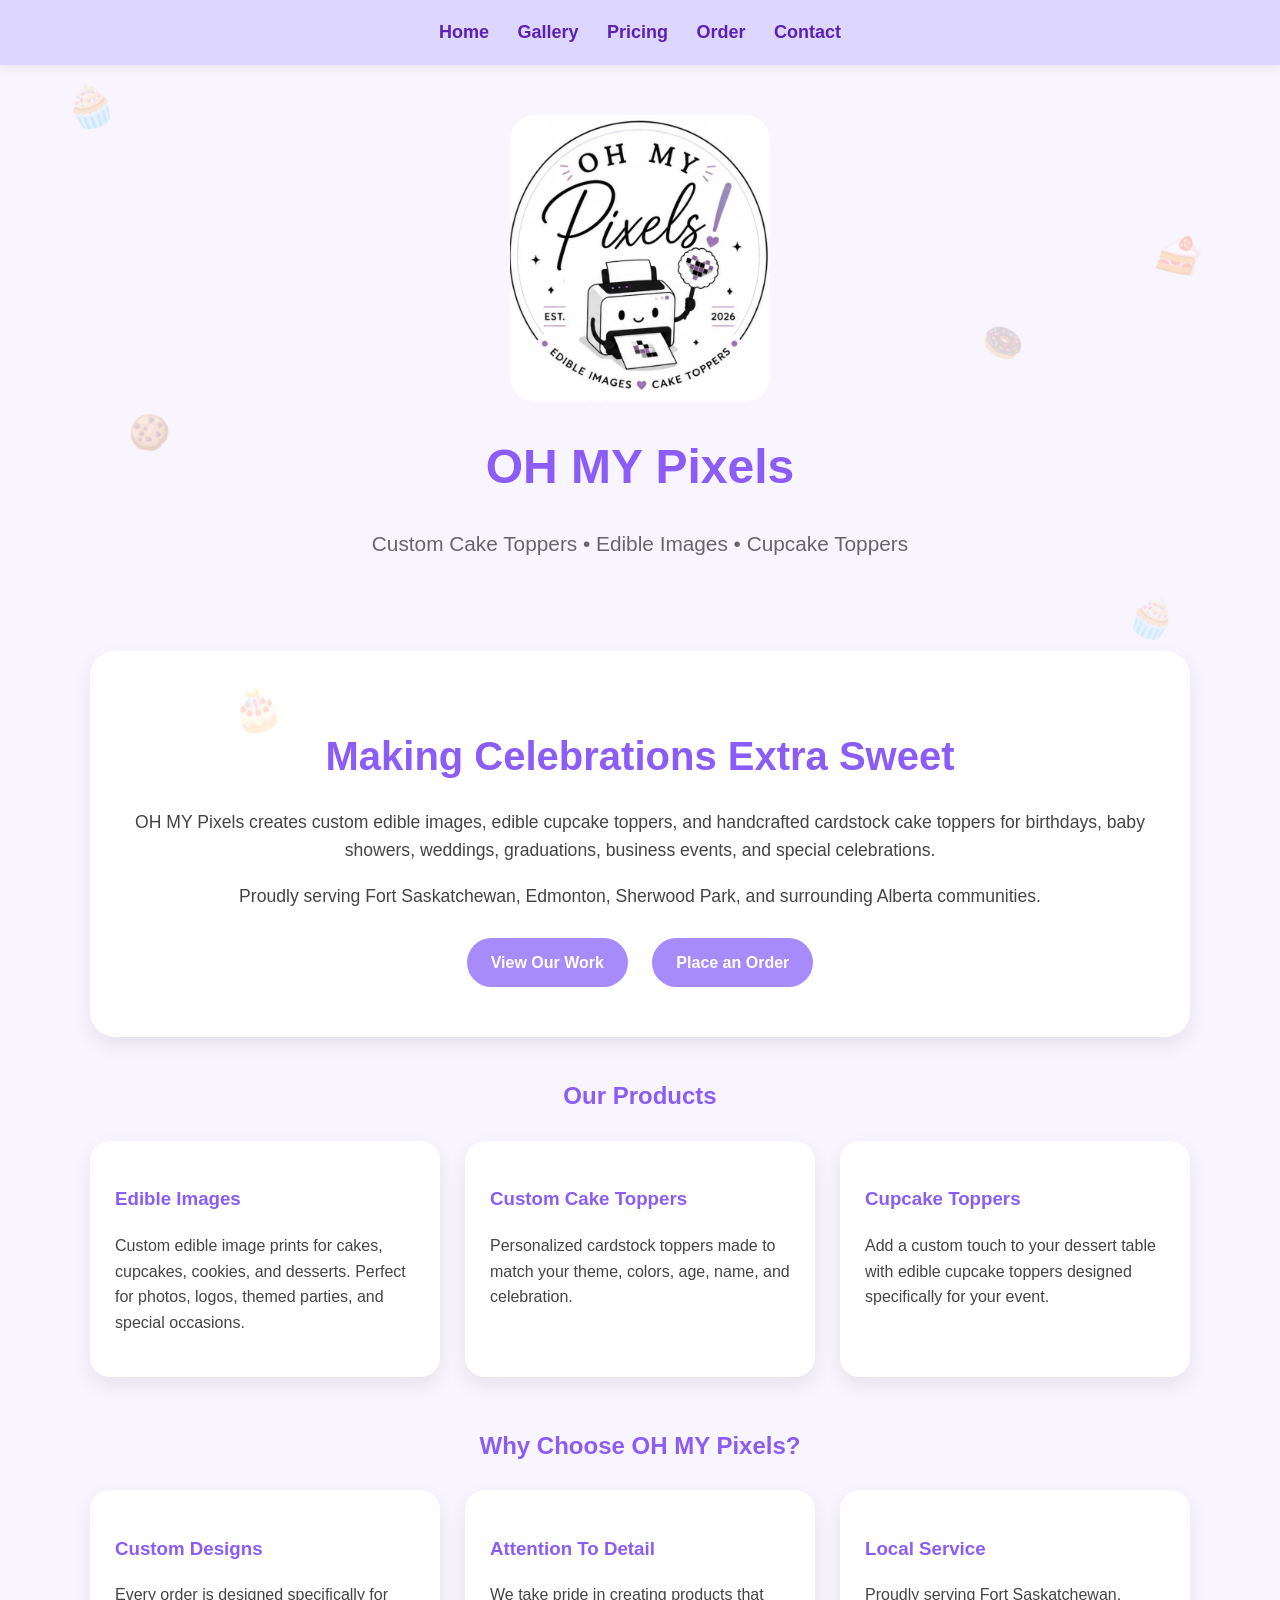
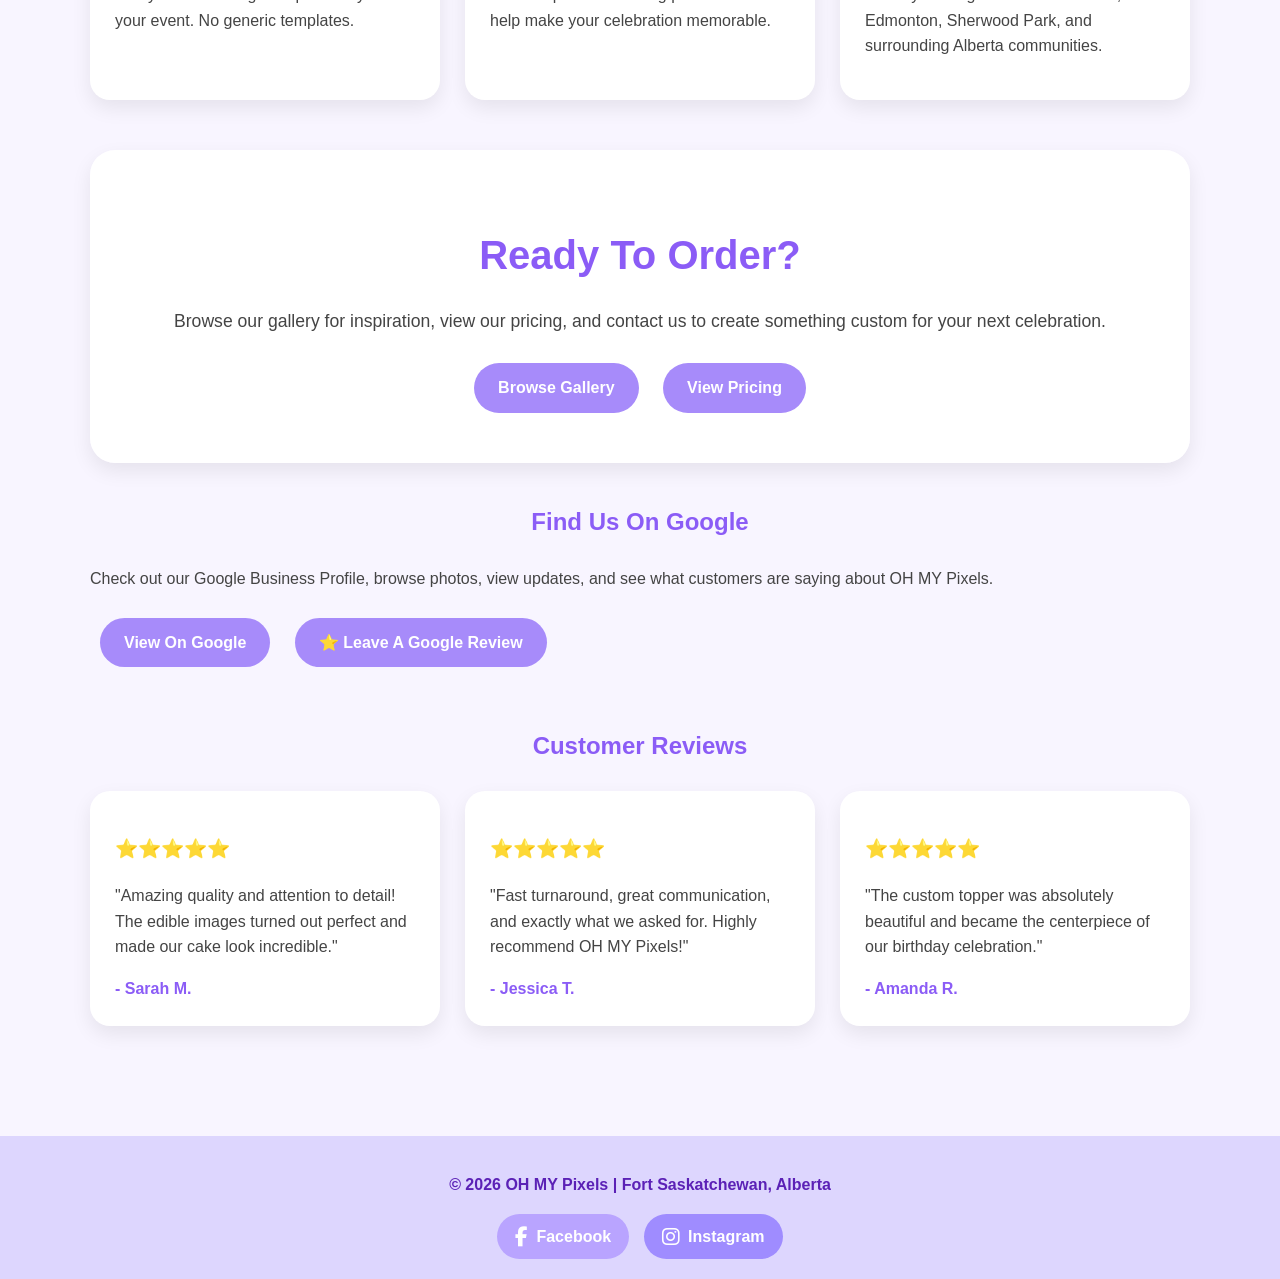
<file: index.html>
<!DOCTYPE html>
<html lang="en">
<head>
    <meta charset="UTF-8">
    <meta name="viewport" content="width=device-width, initial-scale=1.0">

    <title>OH MY Pixels | Custom Cake Toppers & Edible Images Fort Saskatchewan</title>

    <meta name="description" content="Custom cake toppers, edible images, edible cupcake toppers, and personalized party decorations in Fort Saskatchewan, Sherwood Park, Edmonton, and surrounding Alberta communities. Custom designs for birthdays, weddings, baby showers, graduations, and special events.">

    <meta name="keywords" content="custom cake toppers, edible images, cupcake toppers, edible cupcake toppers, cake decorations, Fort Saskatchewan, Sherwood Park, Edmonton, Alberta, personalized cake toppers, birthday cake toppers">

    <meta property="og:title" content="OH MY Pixels | Custom Cake Toppers & Edible Images">
    <meta property="og:description" content="Custom edible images, cake toppers, cupcake toppers and personalized party decorations.">
    <meta property="og:type" content="website">
    <meta property="og:url" content="https://ohmypixels.ca">
    <meta property="og:image" content="https://ohmypixels.ca/images/logo/Logo.jpg">

    <link rel="canonical" href="https://ohmypixels.ca">

    <link rel="stylesheet" href="style.css">
    <link rel="stylesheet" href="https://cdnjs.cloudflare.com/ajax/libs/font-awesome/6.5.2/css/all.min.css">

    <link rel="icon" type="image/jpeg" href="images/logo/Logo.jpg">
    <link rel="icon" type="image/png" href="favicon.png">
</head>

<body>

<nav>
    <a href="index.html">Home</a>
    <a href="gallery.html">Gallery</a>
    <a href="pricing.html">Pricing</a>
    <a href="order.html">Order</a>
    <a href="contact.html">Contact</a>
</nav>

<header>
    <img src="images/logo/Logo.jpg" alt="OH MY Pixels Logo" class="logo">

    <h1>OH MY Pixels</h1>

    <p>Custom Cake Toppers • Edible Images • Cupcake Toppers</p>
</header>

<div class="container">

    <section class="hero">

        <h2>Making Celebrations Extra Sweet</h2>

        <p>
            OH MY Pixels creates custom edible images, edible cupcake toppers,
            and handcrafted cardstock cake toppers for birthdays, baby showers,
            weddings, graduations, business events, and special celebrations.
        </p>

        <p style="margin-top:15px;">
            Proudly serving Fort Saskatchewan, Edmonton, Sherwood Park,
            and surrounding Alberta communities.
        </p>

        <a href="gallery.html" class="button">View Our Work</a>

        <a href="order.html" class="button">Place an Order</a>

    </section>

    <section>

        <h2>Our Products</h2>

        <div class="card-grid">

            <div class="card">
                <h3>Edible Images</h3>

                <p>
                    Custom edible image prints for cakes, cupcakes,
                    cookies, and desserts. Perfect for photos,
                    logos, themed parties, and special occasions.
                </p>
            </div>

            <div class="card">
                <h3>Custom Cake Toppers</h3>

                <p>
                    Personalized cardstock toppers made to match
                    your theme, colors, age, name, and celebration.
                </p>
            </div>

            <div class="card">
                <h3>Cupcake Toppers</h3>

                <p>
                    Add a custom touch to your dessert table with
                    edible cupcake toppers designed specifically
                    for your event.
                </p>
            </div>

        </div>

    </section>

    <section>

        <h2>Why Choose OH MY Pixels?</h2>

        <div class="card-grid">

            <div class="card">
                <h3>Custom Designs</h3>
                <p>
                    Every order is designed specifically for your event.
                    No generic templates.
                </p>
            </div>

            <div class="card">
                <h3>Attention To Detail</h3>
                <p>
                    We take pride in creating products that help make
                    your celebration memorable.
                </p>
            </div>

            <div class="card">
                <h3>Local Service</h3>
                <p>
                    Proudly serving Fort Saskatchewan, Edmonton,
                    Sherwood Park, and surrounding Alberta communities.
                </p>
            </div>

        </div>

    </section>

    <section class="hero">

        <h2>Ready To Order?</h2>

        <p>
            Browse our gallery for inspiration, view our pricing,
            and contact us to create something custom for your next celebration.
        </p>

        <a href="gallery.html" class="button">Browse Gallery</a>

        <a href="pricing.html" class="button">View Pricing</a>

    </section>
<section>

    <h2>Find Us On Google</h2>

    <p>
        Check out our Google Business Profile, browse photos,
        view updates, and see what customers are saying about
        OH MY Pixels.
    </p>

    <a href="https://share.google/Lr3esgjoRvDxlfrbI"
       target="_blank"
       class="button">
        View On Google
    </a>

    <a href="https://g.page/r/CYWaF7vpgBt-EAI/review"
       target="_blank"
       class="button">
        ⭐ Leave A Google Review
    </a>

</section>

    <section>

        <h2>Customer Reviews</h2>

        <div class="card-grid">

            <div class="card">
                <h3>⭐⭐⭐⭐⭐</h3>
                <p>
                    "Amazing quality and attention to detail! The edible images
                    turned out perfect and made our cake look incredible."
                </p>
                <strong>- Sarah M.</strong>
            </div>

            <div class="card">
                <h3>⭐⭐⭐⭐⭐</h3>
                <p>
                    "Fast turnaround, great communication, and exactly what we
                    asked for. Highly recommend OH MY Pixels!"
                </p>
                <strong>- Jessica T.</strong>
            </div>

            <div class="card">
                <h3>⭐⭐⭐⭐⭐</h3>
                <p>
                    "The custom topper was absolutely beautiful and became the
                    centerpiece of our birthday celebration."
                </p>
                <strong>- Amanda R.</strong>
            </div>

        </div>

    </section>

</div>

<footer>

    <p>© 2026 OH MY Pixels | Fort Saskatchewan, Alberta</p>

    <div class="social-links">

        <a href="https://www.facebook.com/share/18qKzLaj9M/"
           target="_blank"
           class="facebook-link">

            <i class="fab fa-facebook-f"></i>
            <span>Facebook</span>

        </a>

        <a href="https://www.instagram.com/ohmypixels.ca?igsh=MWthaDJpNGJtOWVhNw=="
           target="_blank"
           class="instagram-link">

            <i class="fab fa-instagram"></i>
            <span>Instagram</span>

        </a>

    </div>

</footer>

</body>
</html>
</file>
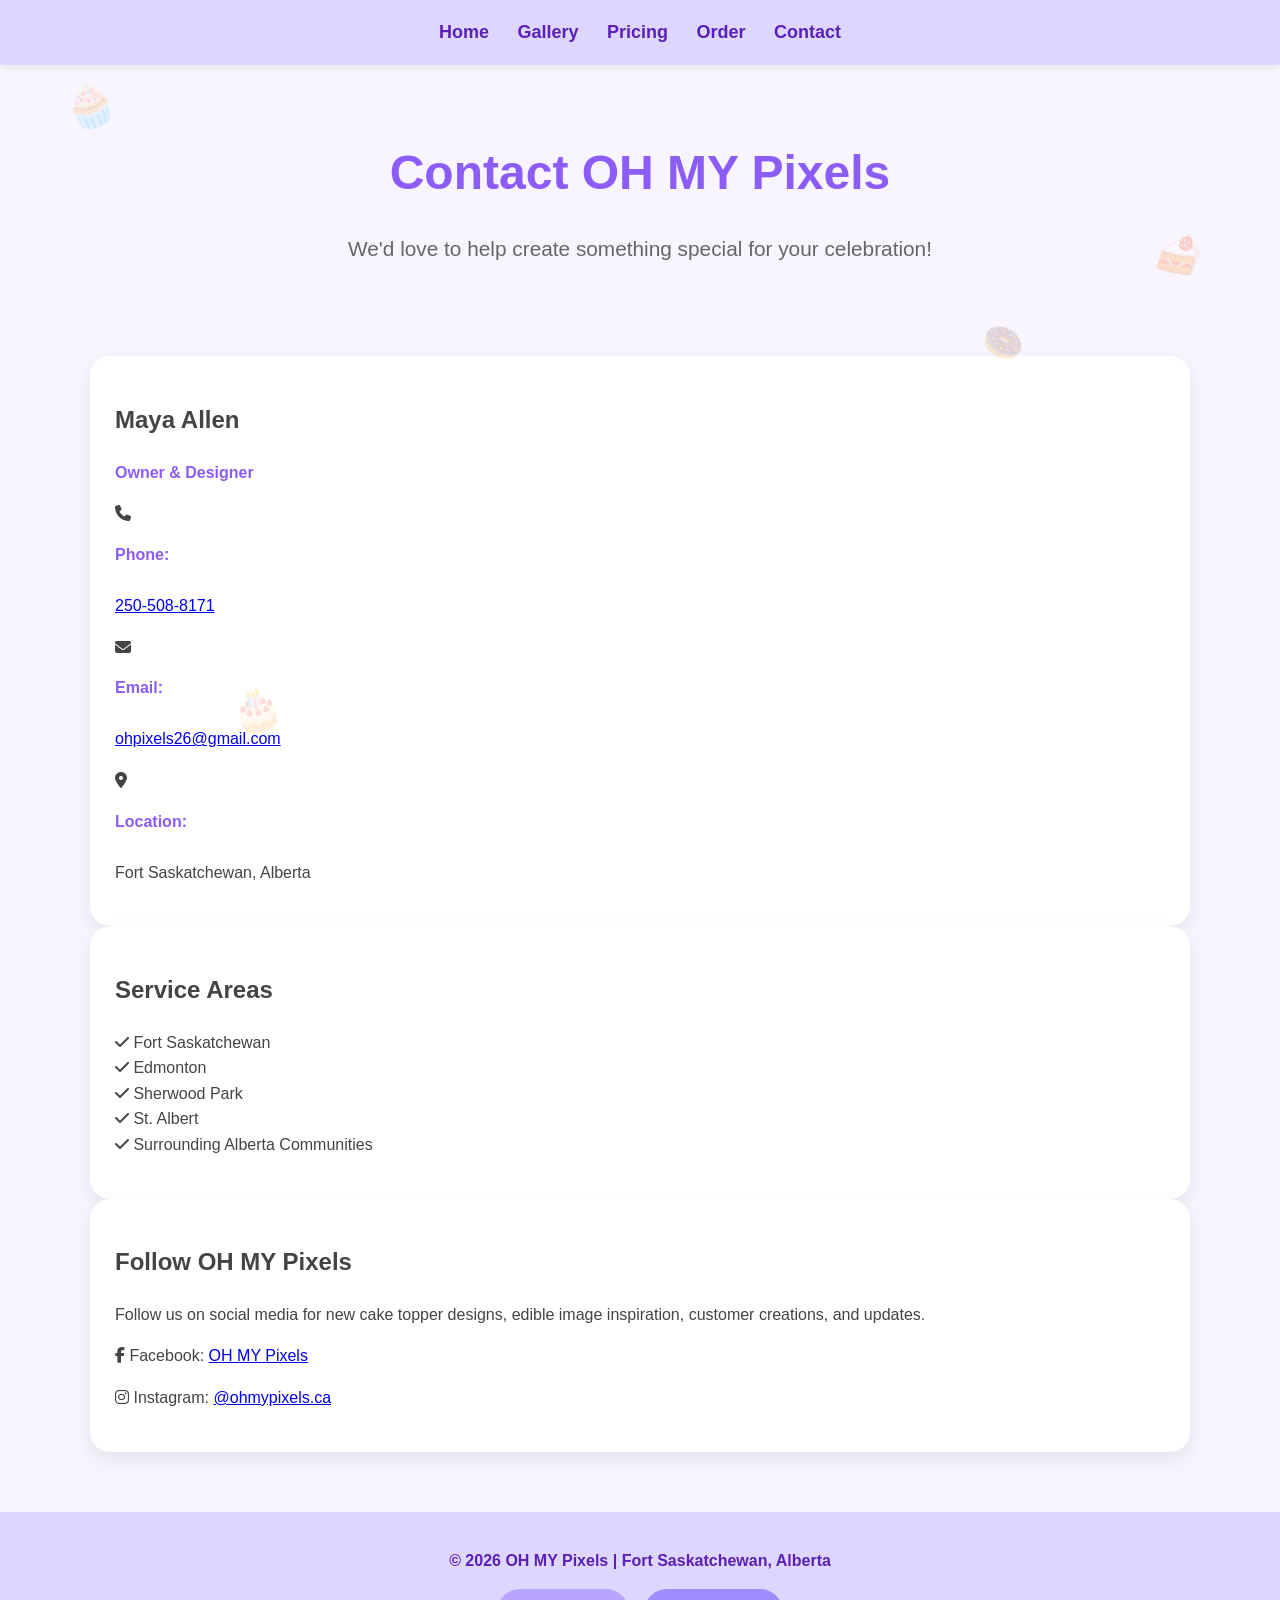
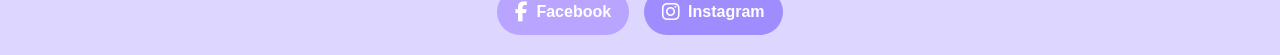
<file: contact.html>
<!DOCTYPE html>
<html lang="en">
<head>
    <meta charset="UTF-8">
    <meta name="viewport" content="width=device-width, initial-scale=1.0">

    <title>Contact - OH MY Pixels</title>

    <link rel="stylesheet" href="style.css">
    <link rel="stylesheet" href="https://cdnjs.cloudflare.com/ajax/libs/font-awesome/6.5.2/css/all.min.css">
    <link rel="icon" type="image/jpeg" href="images/logo/Logo.jpg">
    <link rel="icon" type="image/png" href="favicon.png">    
</head>
<body>

<nav>
    <a href="index.html">Home</a>
    <a href="gallery.html">Gallery</a>
    <a href="pricing.html">Pricing</a>
    <a href="order.html">Order</a>
    <a href="contact.html">Contact</a>
</nav>

<header>
    <h1>Contact OH MY Pixels</h1>
    <p>We'd love to help create something special for your celebration!</p>
</header>

<div class="container">

    <div class="card">
        <h2>Maya Allen</h2>
        <p><strong>Owner & Designer</strong></p>

        <p>
            <i class="fas fa-phone"></i>
            <strong>Phone:</strong><br>
            <a href="tel:2505088171">250-508-8171</a>
        </p>

        <p>
            <i class="fas fa-envelope"></i>
            <strong>Email:</strong><br>
            <a href="mailto:ohpixels26@gmail.com">ohpixels26@gmail.com</a>
        </p>

        <p>
            <i class="fas fa-location-dot"></i>
            <strong>Location:</strong><br>
            Fort Saskatchewan, Alberta
        </p>
    </div>

    <div class="card">
        <h2>Service Areas</h2>

        <ul style="list-style:none; padding:0;">
            <li><i class="fas fa-check"></i> Fort Saskatchewan</li>
            <li><i class="fas fa-check"></i> Edmonton</li>
            <li><i class="fas fa-check"></i> Sherwood Park</li>
            <li><i class="fas fa-check"></i> St. Albert</li>
            <li><i class="fas fa-check"></i> Surrounding Alberta Communities</li>
        </ul>
    </div>

    <div class="card">
        <h2>Follow OH MY Pixels</h2>

        <p>
            Follow us on social media for new cake topper designs,
            edible image inspiration, customer creations, and updates.
        </p>

        <p>
            <i class="fab fa-facebook-f"></i>
            Facebook:
            <a href="https://www.facebook.com/share/18qKzLaj9M/" target="_blank">OH MY Pixels</a>
        </p>

        <p>
            <i class="fab fa-instagram"></i>
            Instagram:
            <a href="https://www.instagram.com/ohmypixels.ca?igsh=MWthaDJpNGJtOWVhNw==" target="_blank">@ohmypixels.ca</a>
        </p>
    </div>

</div>

<footer>

    <p>© 2026 OH MY Pixels | Fort Saskatchewan, Alberta</p>

    <div class="social-links">

        <a href="https://www.facebook.com/share/18qKzLaj9M/" target="_blank" class="facebook-link">
            <i class="fab fa-facebook-f"></i>
            <span>Facebook</span>
        </a>

        <a href="https://www.instagram.com/ohmypixels.ca?igsh=MWthaDJpNGJtOWVhNw==" target="_blank" class="instagram-link">
            <i class="fab fa-instagram"></i>
            <span>Instagram</span>
        </a>

    </div>

</footer>

</body>
</html>
</file>
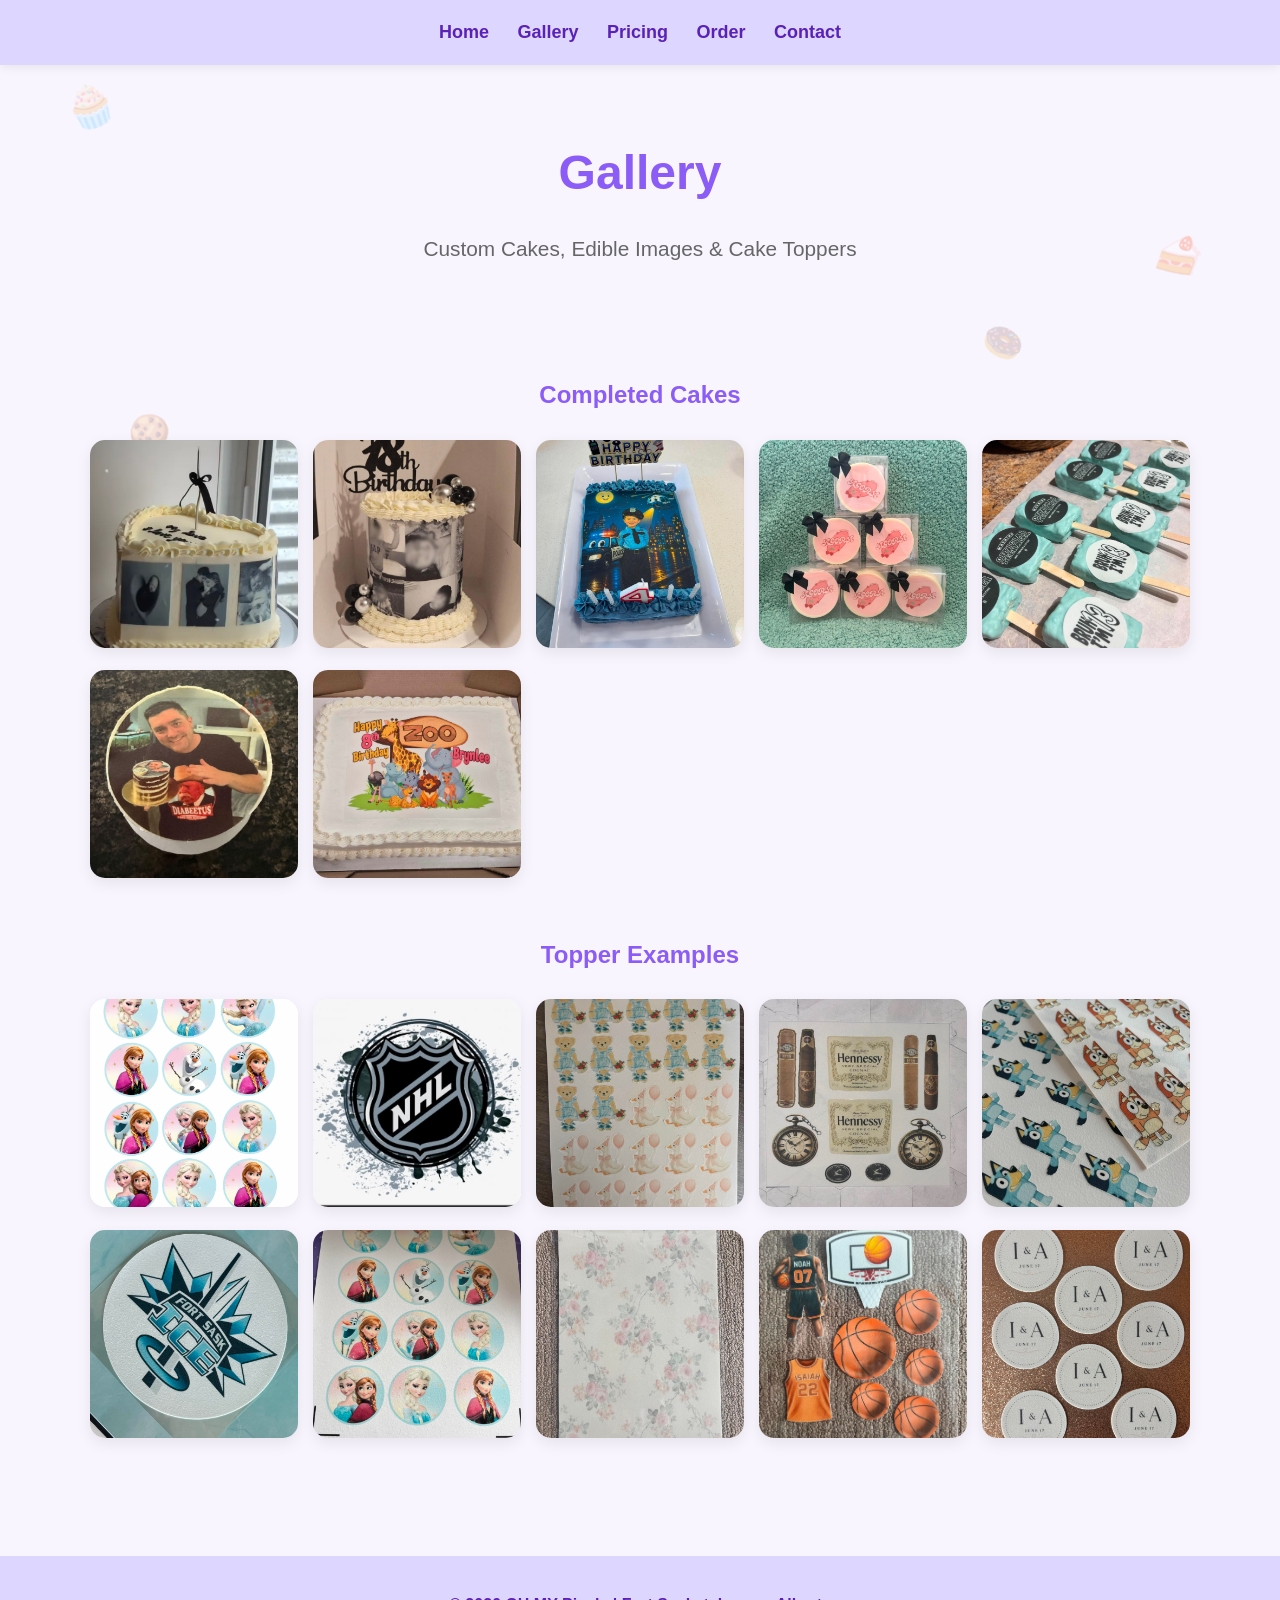
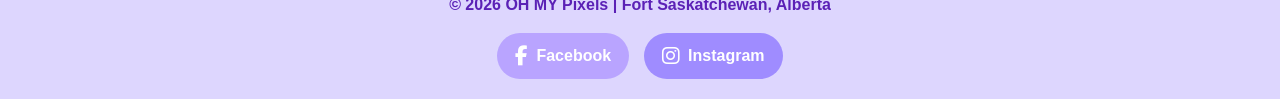
<file: gallery.html>
<!DOCTYPE html>
<html lang="en">
<head>
    <meta charset="UTF-8">
    <meta name="viewport" content="width=device-width, initial-scale=1.0">
    <title>Gallery | OH MY Pixels</title>
    <link rel="stylesheet" href="style.css">
<link rel="stylesheet" href="https://cdnjs.cloudflare.com/ajax/libs/font-awesome/6.5.2/css/all.min.css">
<link rel="icon" type="image/jpeg" href="images/logo/Logo.jpg">
<link rel="icon" type="image/png" href="favicon.png">
</head>
<body>

<nav>
    <a href="index.html">Home</a>
    <a href="gallery.html">Gallery</a>
    <a href="pricing.html">Pricing</a>
    <a href="order.html">Order</a>
    <a href="contact.html">Contact</a>
</nav>

<header>
    <h1>Gallery</h1>
    <p>Custom Cakes, Edible Images & Cake Toppers</p>
</header>

<div class="container">

    <section>
        <h2>Completed Cakes</h2>

        <div class="gallery-grid">

            <a href="images/cakes/Cake1.jpg" target="_blank">
                <img src="images/cakes/Cake1.jpg" alt="Cake 1">
            </a>

            <a href="images/cakes/Cake2.jpeg" target="_blank">
                <img src="images/cakes/Cake2.jpeg" alt="Cake 2">
            </a>

            <a href="images/cakes/Cake3.jpeg" target="_blank">
                <img src="images/cakes/Cake3.jpeg" alt="Cake 3">
            </a>

            <a href="images/cakes/Cake4.jpeg" target="_blank">
                <img src="images/cakes/Cake4.jpeg" alt="Cake 4">
            </a>

            <a href="images/cakes/Cake5.jpeg" target="_blank">
                <img src="images/cakes/Cake5.jpeg" alt="Cake 5">
            </a>

            <a href="images/cakes/Cake6.jpeg" target="_blank">
                <img src="images/cakes/Cake6.jpeg" alt="Cake 6">
            </a>

            <a href="images/cakes/Cake7.jpeg" target="_blank">
                <img src="images/cakes/Cake7.jpeg" alt="Cake 7">
            </a>

        </div>
    </section>

    <section>

        <h2>Topper Examples</h2>

        <div class="gallery-grid">

            <a href="images/toppers/Topper1.jpeg" target="_blank">
                <img src="images/toppers/Topper1.jpeg" alt="Topper 1">
            </a>

            <a href="images/toppers/Topper2.jpeg" target="_blank">
                <img src="images/toppers/Topper2.jpeg" alt="Topper 2">
            </a>

            <a href="images/toppers/Topper3.jpeg" target="_blank">
                <img src="images/toppers/Topper3.jpeg" alt="Topper 3">
            </a>

            <a href="images/toppers/Topper4.jpeg" target="_blank">
                <img src="images/toppers/Topper4.jpeg" alt="Topper 4">
            </a>

            <a href="images/toppers/Topper5.jpeg" target="_blank">
                <img src="images/toppers/Topper5.jpeg" alt="Topper 5">
            </a>

            <a href="images/toppers/Topper6.jpeg" target="_blank">
                <img src="images/toppers/Topper6.jpeg" alt="Topper 6">
            </a>

            <a href="images/toppers/Topper7.jpeg" target="_blank">
                <img src="images/toppers/Topper7.jpeg" alt="Topper 7">
            </a>

            <a href="images/toppers/Topper8.jpeg" target="_blank">
                <img src="images/toppers/Topper8.jpeg" alt="Topper 8">
            </a>

            <a href="images/toppers/Topper9.jpeg" target="_blank">
                <img src="images/toppers/Topper9.jpeg" alt="Topper 9">
            </a>

            <a href="images/toppers/Topper10.jpeg" target="_blank">
                <img src="images/toppers/Topper10.jpeg" alt="Topper 10">
            </a>

        </div>

    </section>

</div>

<footer>

    <p>© 2026 OH MY Pixels | Fort Saskatchewan, Alberta</p>

    <div class="social-links">

        <a href="https://www.facebook.com/share/18qKzLaj9M/"
           target="_blank"
           class="facebook-link">

            <i class="fab fa-facebook-f"></i>
            <span>Facebook</span>

        </a>

        <a href="https://www.instagram.com/ohmypixels.ca?igsh=MWthaDJpNGJtOWVhNw=="
           target="_blank"
           class="instagram-link">

            <i class="fab fa-instagram"></i>
            <span>Instagram</span>

        </a>

    </div>

</footer>

</body>
</html>
</file>
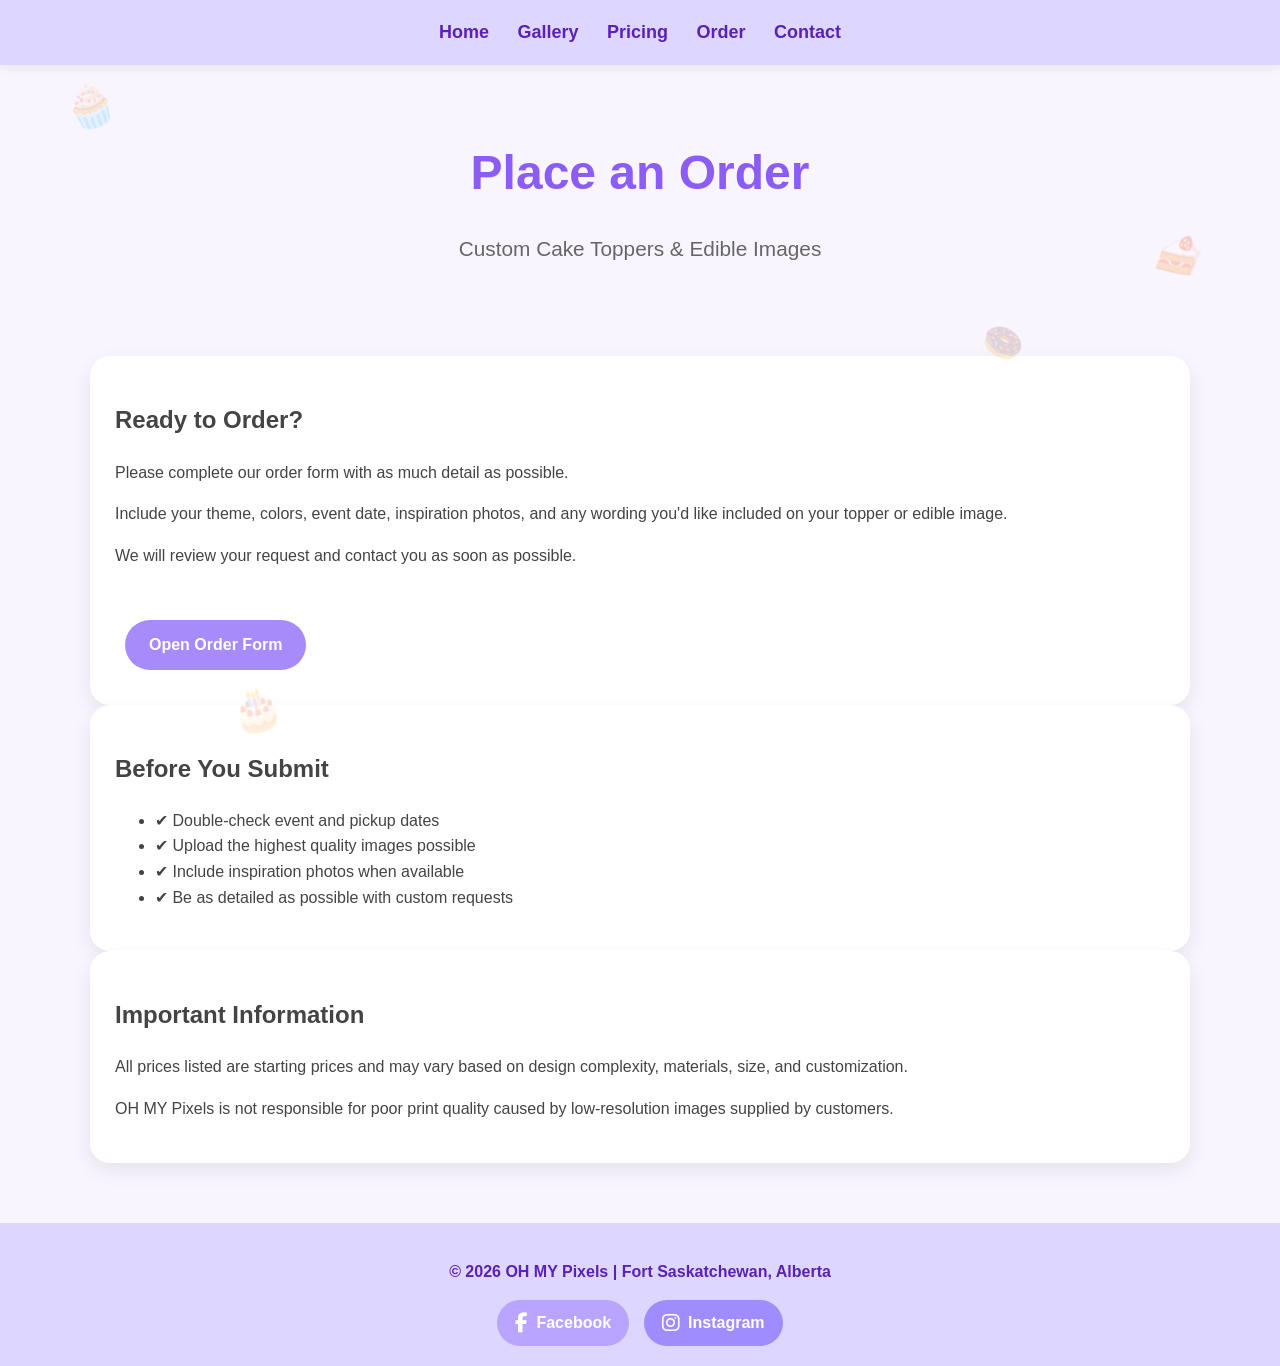
<file: Order.html>
<!DOCTYPE html>
<html lang="en">
<head>
    <meta charset="UTF-8">
    <meta name="viewport" content="width=device-width, initial-scale=1.0">
    <title>Order - OH MY Pixels</title>
    <link rel="stylesheet" href="style.css">
<link rel="stylesheet" href="https://cdnjs.cloudflare.com/ajax/libs/font-awesome/6.5.2/css/all.min.css">
   <link rel="icon" type="image/jpeg" href="images/logo/Logo.jpg">
    <link rel="icon" type="image/png" href="favicon.png">
</head>
<body>

<nav>
    <a href="index.html">Home</a>
    <a href="gallery.html">Gallery</a>
    <a href="pricing.html">Pricing</a>
    <a href="order.html">Order</a>
    <a href="contact.html">Contact</a>
</nav>

<header>
    <h1>Place an Order</h1>
    <p>Custom Cake Toppers & Edible Images</p>
</header>

<div class="container">

    <div class="card">

        <h2>Ready to Order?</h2>

        <p>
            Please complete our order form with as much detail as possible.
        </p>

        <p>
            Include your theme, colors, event date, inspiration photos,
            and any wording you'd like included on your topper or edible image.
        </p>

        <p>
            We will review your request and contact you as soon as possible.
        </p>

        <br>

    
<a href="https://docs.google.com/forms/d/e/1FAIpQLScGeJld0nMU8Ik_9inudDcFLK7LOi3kuY84pq1PCrZ91C8UbA/viewform?usp=header" target="_blank" class="button">
    Open Order Form
</a>
    </div>

    <div class="card">

        <h2>Before You Submit</h2>

        <ul style="text-align:left;">
            <li>✔ Double-check event and pickup dates</li>
            <li>✔ Upload the highest quality images possible</li>
            <li>✔ Include inspiration photos when available</li>
            <li>✔ Be as detailed as possible with custom requests</li>
        </ul>

    </div>

    <div class="card">

        <h2>Important Information</h2>

        <p>
            All prices listed are starting prices and may vary based on
            design complexity, materials, size, and customization.
        </p>

        <p>
            OH MY Pixels is not responsible for poor print quality caused
            by low-resolution images supplied by customers.
        </p>

    </div>

</div>

<footer>

    <p>© 2026 OH MY Pixels | Fort Saskatchewan, Alberta</p>

    <div class="social-links">

        <a href="https://www.facebook.com/share/18qKzLaj9M/"
           target="_blank"
           class="facebook-link">

            <i class="fab fa-facebook-f"></i>
            <span>Facebook</span>

        </a>

        <a href="https://www.instagram.com/ohmypixels.ca?igsh=MWthaDJpNGJtOWVhNw=="
           target="_blank"
           class="instagram-link">

            <i class="fab fa-instagram"></i>
            <span>Instagram</span>

        </a>

    </div>

</footer>

</body>
</html>
</file>
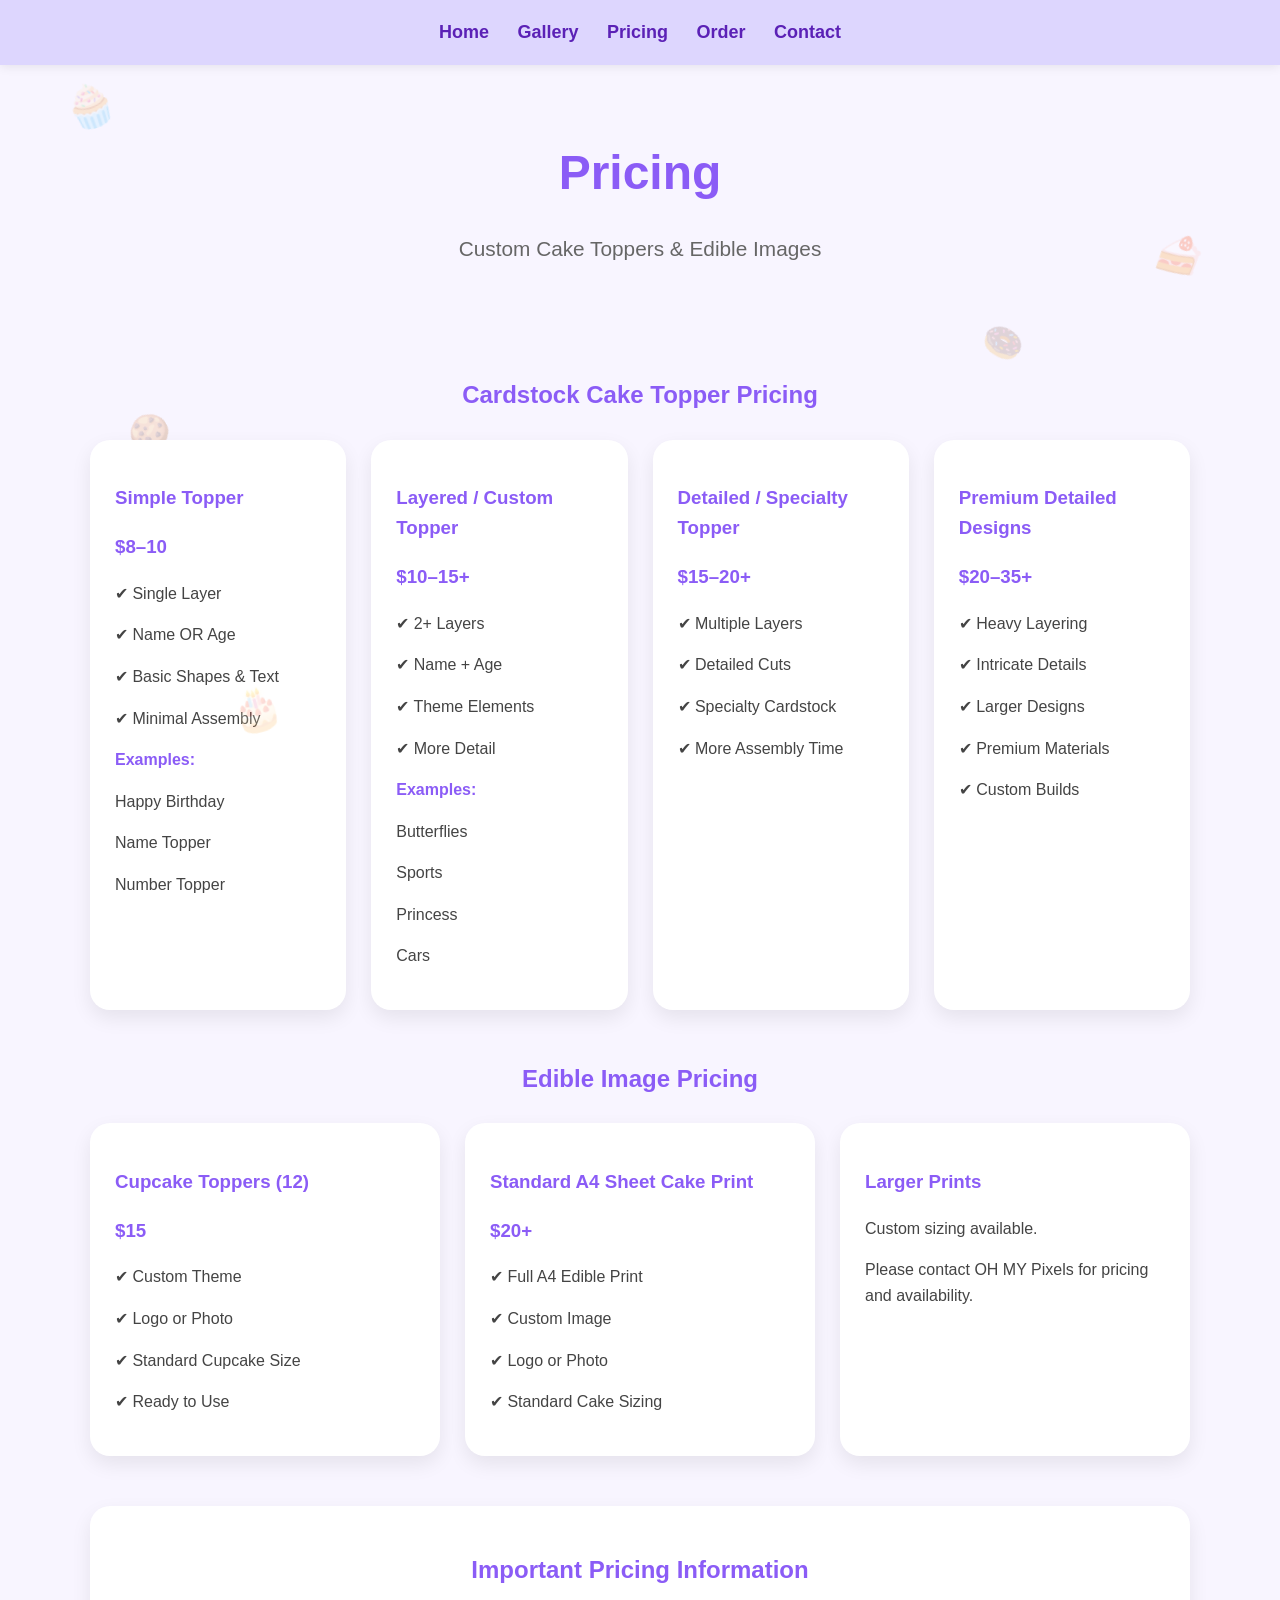
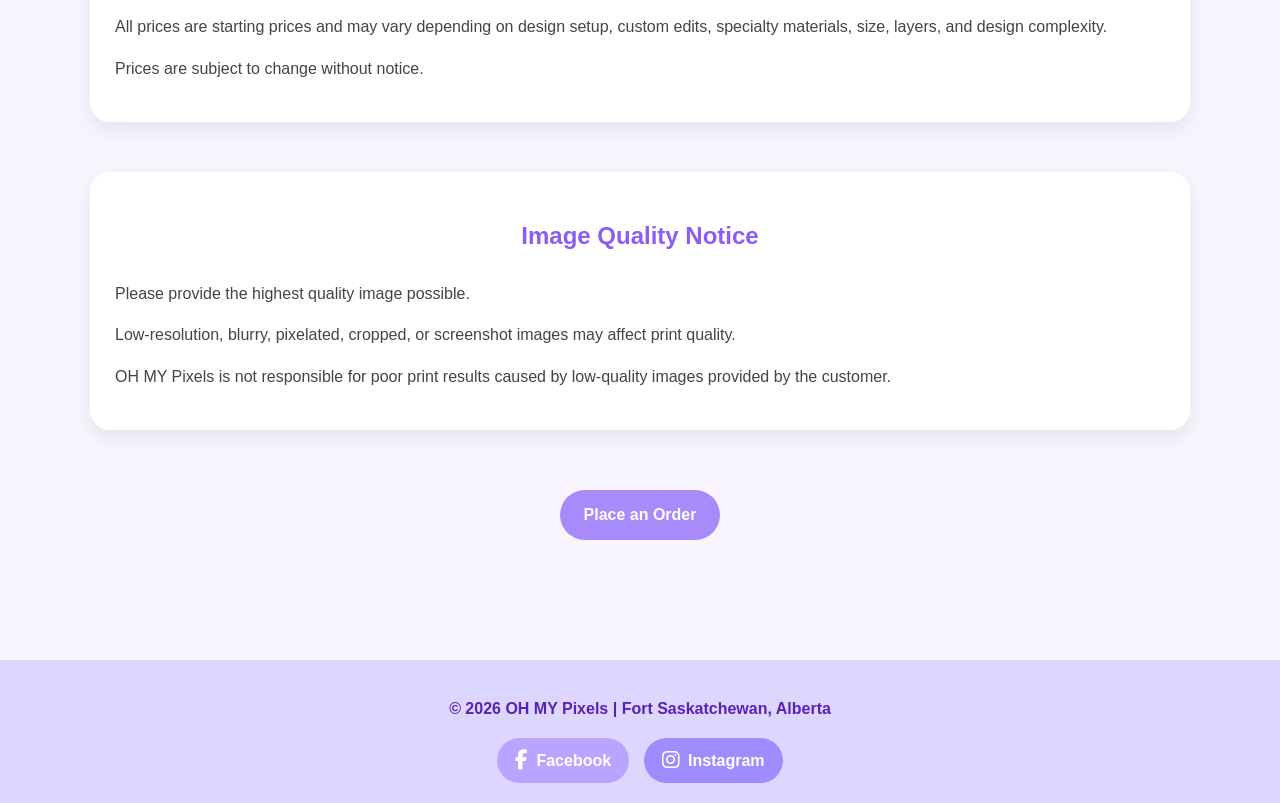
<file: pricing.html>
<!DOCTYPE html>
<html lang="en">
<head>
    <meta charset="UTF-8">
    <meta name="viewport" content="width=device-width, initial-scale=1.0">
    <title>Pricing - OH MY Pixels</title>
    <link rel="stylesheet" href="style.css">
<link rel="stylesheet" href="https://cdnjs.cloudflare.com/ajax/libs/font-awesome/6.5.2/css/all.min.css">
<link rel="icon" type="image/jpeg" href="images/logo/Logo.jpg">
<link rel="icon" type="image/png" href="favicon.png">
</head>
<body>

<nav>
    <a href="index.html">Home</a>
    <a href="gallery.html">Gallery</a>
    <a href="pricing.html">Pricing</a>
    <a href="order.html">Order</a>
    <a href="contact.html">Contact</a>
</nav>

<header>
    <h1>Pricing</h1>
    <p>Custom Cake Toppers & Edible Images</p>
</header>

<div class="container">

    <section>

        <h2>Cardstock Cake Topper Pricing</h2>

        <div class="card-grid">

            <div class="card">
                <h3>Simple Topper</h3>
                <h3>$8–10</h3>

                <p>✔ Single Layer</p>
                <p>✔ Name OR Age</p>
                <p>✔ Basic Shapes & Text</p>
                <p>✔ Minimal Assembly</p>

                <p><strong>Examples:</strong></p>
                <p>Happy Birthday</p>
                <p>Name Topper</p>
                <p>Number Topper</p>
            </div>

            <div class="card">
                <h3>Layered / Custom Topper</h3>
                <h3>$10–15+</h3>

                <p>✔ 2+ Layers</p>
                <p>✔ Name + Age</p>
                <p>✔ Theme Elements</p>
                <p>✔ More Detail</p>

                <p><strong>Examples:</strong></p>
                <p>Butterflies</p>
                <p>Sports</p>
                <p>Princess</p>
                <p>Cars</p>
            </div>

            <div class="card">
                <h3>Detailed / Specialty Topper</h3>
                <h3>$15–20+</h3>

                <p>✔ Multiple Layers</p>
                <p>✔ Detailed Cuts</p>
                <p>✔ Specialty Cardstock</p>
                <p>✔ More Assembly Time</p>
            </div>

            <div class="card">
                <h3>Premium Detailed Designs</h3>
                <h3>$20–35+</h3>

                <p>✔ Heavy Layering</p>
                <p>✔ Intricate Details</p>
                <p>✔ Larger Designs</p>
                <p>✔ Premium Materials</p>
                <p>✔ Custom Builds</p>
            </div>

        </div>

    </section>

    <section>

        <h2>Edible Image Pricing</h2>

        <div class="card-grid">

            <div class="card">
                <h3>Cupcake Toppers (12)</h3>
                <h3>$15</h3>

                <p>✔ Custom Theme</p>
                <p>✔ Logo or Photo</p>
                <p>✔ Standard Cupcake Size</p>
                <p>✔ Ready to Use</p>
            </div>

            <div class="card">
                <h3>Standard A4 Sheet Cake Print</h3>
                <h3>$20+</h3>

                <p>✔ Full A4 Edible Print</p>
                <p>✔ Custom Image</p>
                <p>✔ Logo or Photo</p>
                <p>✔ Standard Cake Sizing</p>
            </div>

            <div class="card">
                <h3>Larger Prints</h3>

                <p>Custom sizing available.</p>

                <p>Please contact OH MY Pixels for pricing and availability.</p>
            </div>

        </div>

    </section>

    <section>

        <div class="card">

            <h2>Important Pricing Information</h2>

            <p>
                All prices are starting prices and may vary depending on
                design setup, custom edits, specialty materials,
                size, layers, and design complexity.
            </p>

            <p>
                Prices are subject to change without notice.
            </p>

        </div>

    </section>

    <section>

        <div class="card">

            <h2>Image Quality Notice</h2>

            <p>
                Please provide the highest quality image possible.
            </p>

            <p>
                Low-resolution, blurry, pixelated, cropped, or screenshot
                images may affect print quality.
            </p>

            <p>
                OH MY Pixels is not responsible for poor print results
                caused by low-quality images provided by the customer.
            </p>

        </div>

    </section>

    <section style="text-align:center;">

        <a href="order.html" class="button">
            Place an Order
        </a>

    </section>

</div>

<footer>

    <p>© 2026 OH MY Pixels | Fort Saskatchewan, Alberta</p>

    <div class="social-links">

        <a href="https://www.facebook.com/share/18qKzLaj9M/"
           target="_blank"
           class="facebook-link">

            <i class="fab fa-facebook-f"></i>
            <span>Facebook</span>

        </a>

        <a href="https://www.instagram.com/ohmypixels.ca?igsh=MWthaDJpNGJtOWVhNw=="
           target="_blank"
           class="instagram-link">

            <i class="fab fa-instagram"></i>
            <span>Instagram</span>

        </a>

    </div>

</footer>

</body>
</html>
</file>
<file: style.css>
/* =========================
   OH MY PIXELS STYLE SHEET
   ========================= */

body {
    margin: 0;
    font-family: Arial, sans-serif;
    background: #f8f5ff;
    color: #444;
    line-height: 1.6;
    overflow-x: hidden;
}

/* Scattered Bakery Background */

body::before {
    content: "🧁";
    position: fixed;
    top: 8%;
    left: 5%;
    font-size: 42px;
    opacity: 0.25;
    transform: rotate(-18deg);
    pointer-events: none;
}

body::after {
    content: "🍰";
    position: fixed;
    top: 25%;
    right: 6%;
    font-size: 38px;
    opacity: 0.25;
    transform: rotate(22deg);
    pointer-events: none;
}

header::before {
    content: "🍪";
    position: fixed;
    top: 45%;
    left: 10%;
    font-size: 34px;
    opacity: 0.22;
    transform: rotate(-30deg);
    pointer-events: none;
}

header::after {
    content: "🧁";
    position: fixed;
    top: 65%;
    right: 8%;
    font-size: 40px;
    opacity: 0.22;
    transform: rotate(25deg);
    pointer-events: none;
}

.container::before {
    content: "🎂";
    position: fixed;
    top: 75%;
    left: 18%;
    font-size: 42px;
    opacity: 0.22;
    transform: rotate(-15deg);
    pointer-events: none;
}

.container::after {
    content: "🍩";
    position: fixed;
    top: 35%;
    right: 20%;
    font-size: 34px;
    opacity: 0.22;
    transform: rotate(30deg);
    pointer-events: none;
}

/* Navigation */

nav {
    background: #ddd6fe;
    text-align: center;
    padding: 18px;
    position: sticky;
    top: 0;
    z-index: 999;
    box-shadow: 0 2px 10px rgba(0,0,0,0.08);
}

nav a {
    color: #5b21b6;
    text-decoration: none;
    margin: 0 12px;
    font-size: 18px;
    font-weight: bold;
}

nav a:hover {
    opacity: 0.8;
}

/* Header */

header {
    text-align: center;
    padding: 50px 20px;
    position: relative;
}

.logo {
    width: 260px;
    max-width: 90%;
    border-radius: 25px;
}

header h1 {
    color: #8b5cf6;
    font-size: 3rem;
    margin: 20px 0 10px;
}

header p {
    font-size: 1.3rem;
    color: #666;
}

/* Layout */

.container {
    max-width: 1100px;
    margin: auto;
    padding: 20px;
    position: relative;
}

/* Hero Section */

.hero {
    background: rgba(255,255,255,0.95);
    padding: 40px;
    border-radius: 25px;
    text-align: center;
    box-shadow: 0 8px 20px rgba(0,0,0,0.08);
    margin-bottom: 40px;
}

.hero h2 {
    color: #8b5cf6;
    font-size: 2.5rem;
    margin-bottom: 20px;
}

.hero p {
    font-size: 1.1rem;
}

/* Buttons */

.button {
    display: inline-block;
    background: #a78bfa;
    color: white;
    text-decoration: none;
    padding: 12px 24px;
    border-radius: 30px;
    margin: 10px;
    font-weight: bold;
    transition: 0.3s;
}

.button:hover {
    background: #8b5cf6;
}

/* Cards */

.card-grid,
.review-grid {
    display: grid;
    grid-template-columns: repeat(auto-fit,minmax(250px,1fr));
    gap: 25px;
}

.card,
.price-box,
.contact-box,
.review-card {
    background: white;
    border-radius: 20px;
    padding: 25px;
    box-shadow: 0 8px 20px rgba(0,0,0,0.08);
}

.card h3,
.price-box h3,
.review-card h4 {
    color: #8b5cf6;
}

.card strong {
    display: block;
    margin-top: 15px;
    color: #8b5cf6;
}

/* Sections */

section {
    margin-bottom: 50px;
}

section h2 {
    text-align: center;
    color: #8b5cf6;
    margin-bottom: 25px;
}

/* Gallery */

.gallery-section {
    margin-bottom: 60px;
}

.gallery-grid {
    display: grid;
    grid-template-columns: repeat(auto-fit,minmax(180px,1fr));
    gap: 15px;
}

.gallery-grid img {
    width: 100%;
    aspect-ratio: 1 / 1;
    object-fit: cover;
    border-radius: 15px;
    cursor: pointer;
    transition: 0.3s;
    box-shadow: 0 5px 15px rgba(0,0,0,0.08);
}

.gallery-grid img:hover {
    transform: scale(1.04);
}

/* Footer */

footer {
    background: #ddd6fe;
    color: #5b21b6;
    text-align: center;
    padding: 20px;
    margin-top: 40px;
    font-weight: bold;
}

/* Mobile */

@media (max-width: 768px) {

    nav a {
        font-size: 16px;
        margin: 0 6px;
    }

    header h1 {
        font-size: 2.3rem;
    }

    header p {
        font-size: 1.1rem;
    }

    .hero {
        padding: 25px;
    }

    .hero h2 {
        font-size: 2rem;
    }

    .logo {
        width: 220px;
    }
}
/* Social Footer */

.social-links {
    display: flex;
    justify-content: center;
    gap: 15px;
    margin-top: 10px;
    flex-wrap: wrap;
}

.social-links a {
    display: flex;
    align-items: center;
    gap: 8px;
    text-decoration: none;
    padding: 10px 18px;
    border-radius: 30px;
    font-weight: bold;
    transition: all 0.3s ease;
}

.facebook-link {
    background: #b9a4ff;
    color: white;
}

.instagram-link {
    background: #9f8cff;
    color: white;
}

.social-links a:hover {
    transform: translateY(-3px);
    box-shadow: 0 6px 15px rgba(0,0,0,0.15);
}

.social-links i {
    font-size: 20px;
}
</file>
